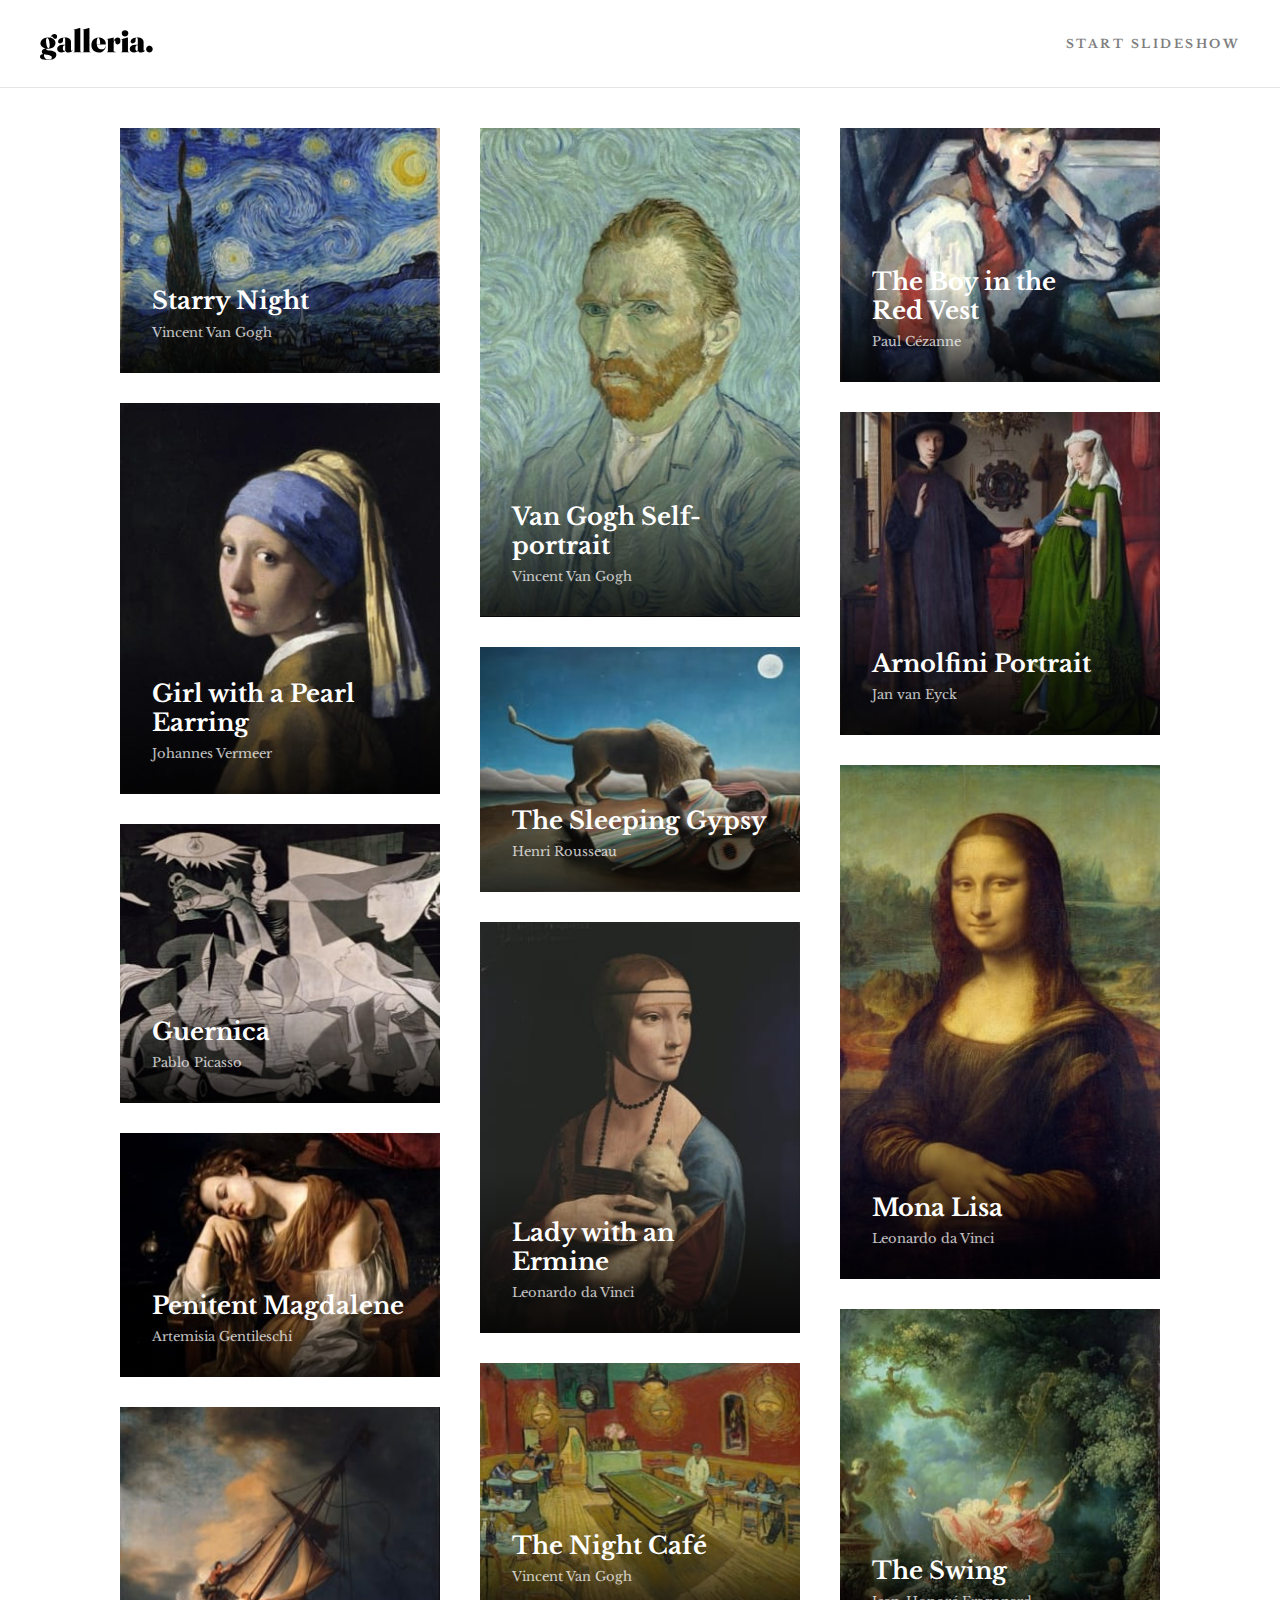
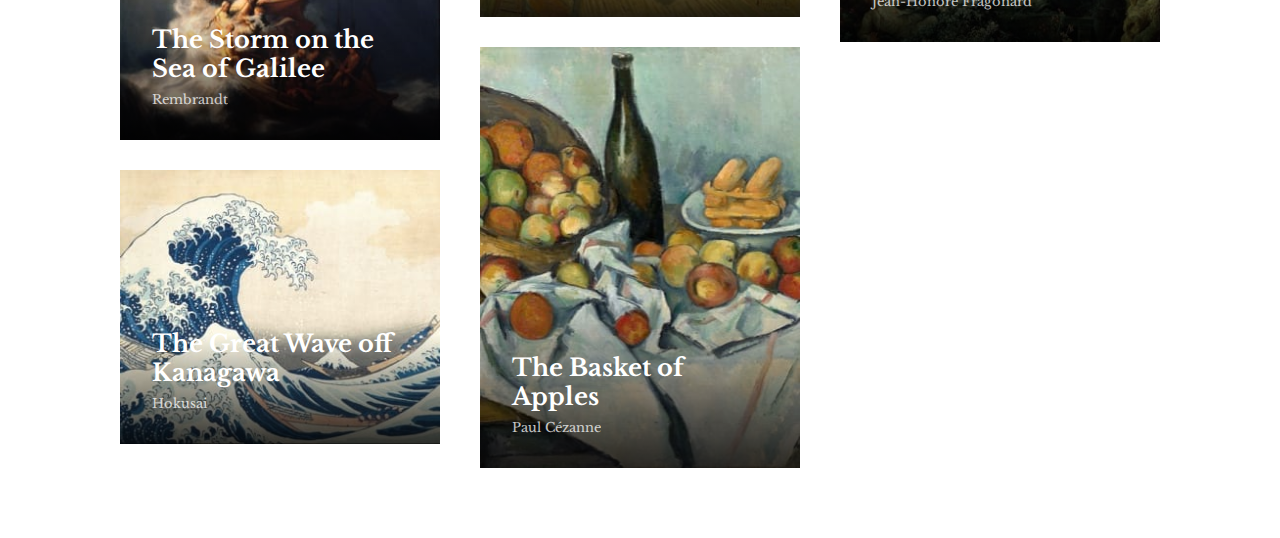
<file: index.html>
<!DOCTYPE html>
<html lang="en">
  <head>
    <meta charset="UTF-8" />
    <meta name="viewport" content="width=device-width, initial-scale=1.0" />

    <link
      rel="icon"
      type="image/png"
      sizes="32x32"
      href="./assets/favicon-32x32.png"
    />

    <link rel="stylesheet" href="style.css" />

    <title>Frontend Mentor | Galleria slideshow site</title>
  </head>
  <body>
    <header>
      <a class="logo-home" href="index.html">
        <img
          src="assets/shared/logo.svg"
          alt="galleria logo that links to the home page"
        />
      </a>

      <a class="start-slideshow js-start-slideshow" href="slide.html">
        Start slideshow
      </a>
    </header>

    <main>
      <section class="slides js-slides"></section>
    </main>

    <script type="module" src="script.js"></script>
  </body>
</html>
</file>
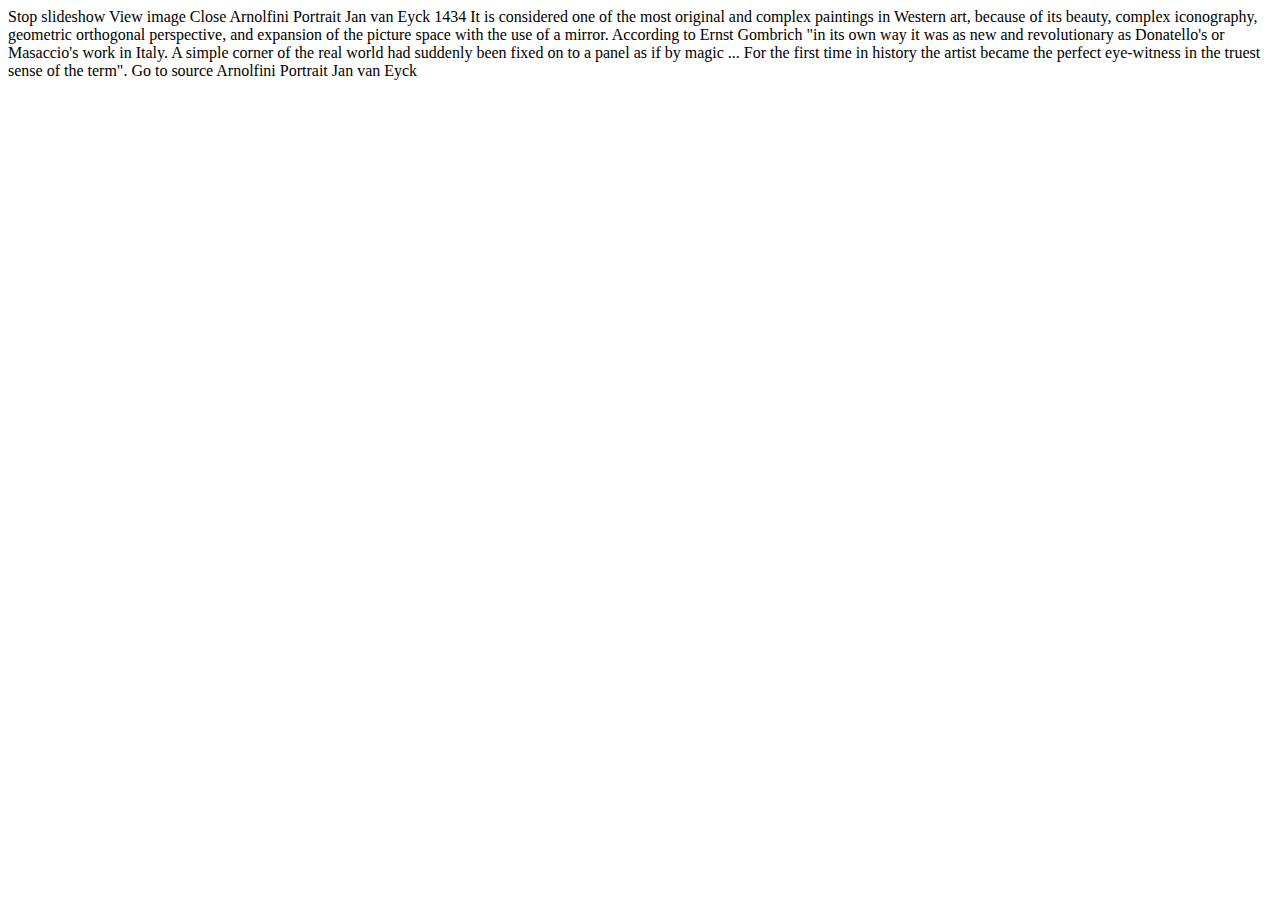
<file: arnolfini-portrait.html>
<!DOCTYPE html>
<html lang="en">
<head>
  <meta charset="UTF-8">
  <meta name="viewport" content="width=device-width, initial-scale=1.0">

  <link rel="icon" type="image/png" sizes="32x32" href="./assets/favicon-32x32.png">
  
  <title>Frontend Mentor | Galleria slideshow site</title>
</head>
<body>
  Stop slideshow

  View image
  <!-- Modal start -->
  Close
  <!-- Modal end -->

  Arnolfini Portrait
  Jan van Eyck

  1434
  It is considered one of the most original and complex paintings in Western art, 
  because of its beauty, complex iconography, geometric orthogonal perspective, 
  and expansion of the picture space with the use of a mirror. According to Ernst 
  Gombrich "in its own way it was as new and revolutionary as Donatello's or Masaccio's 
  work in Italy. A simple corner of the real world had suddenly been fixed on to a 
  panel as if by magic ... For the first time in history the artist became the 
  perfect eye-witness in the truest sense of the term".

  Go to source <!-- URL: https://en.wikipedia.org/wiki/Arnolfini_Portrait -->

  Arnolfini Portrait
  Jan van Eyck
</body>
</html>
</file>
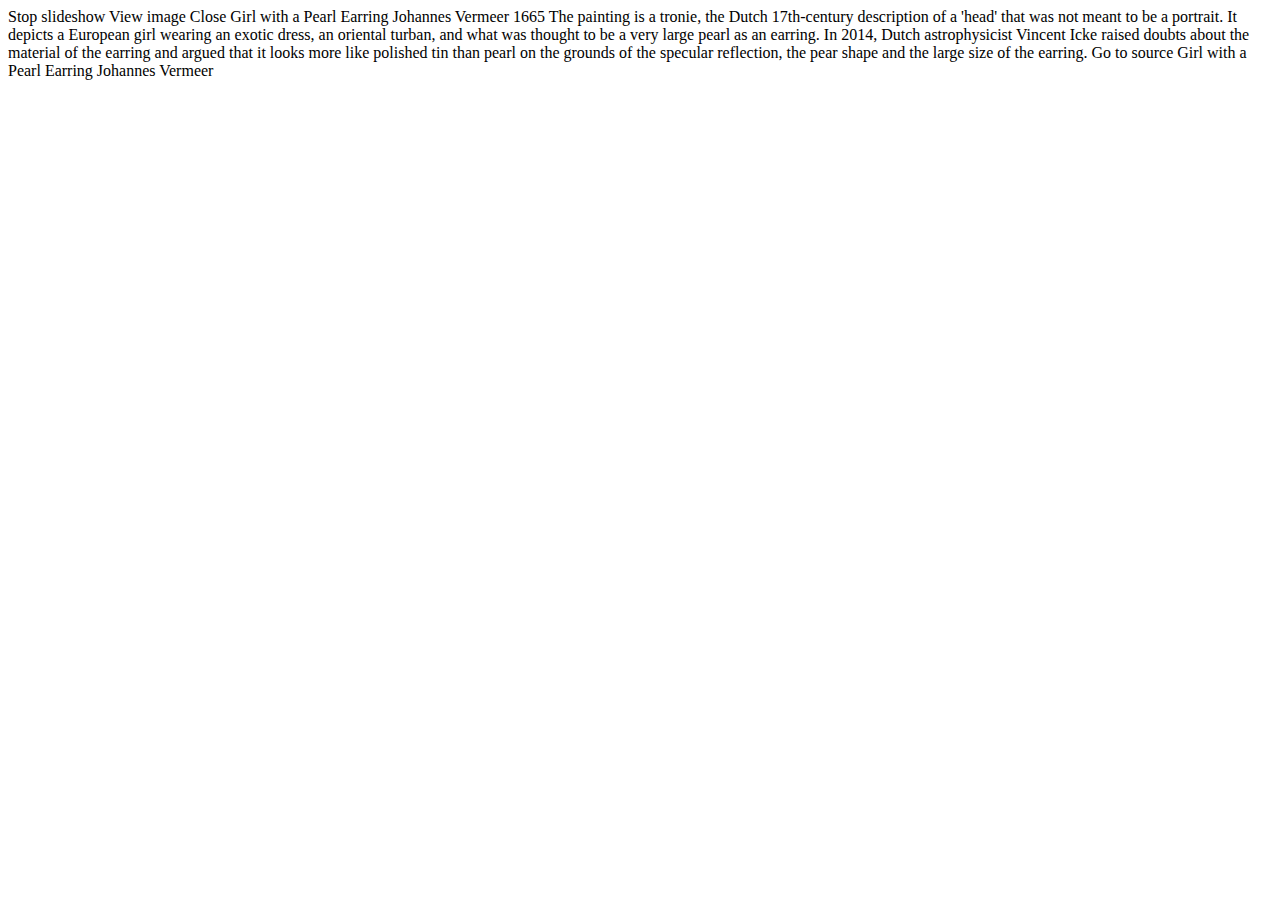
<file: girl-with-pearl-earring.html>
<!DOCTYPE html>
<html lang="en">
<head>
  <meta charset="UTF-8">
  <meta name="viewport" content="width=device-width, initial-scale=1.0">

  <link rel="icon" type="image/png" sizes="32x32" href="./assets/favicon-32x32.png">
  
  <title>Frontend Mentor | Galleria slideshow site</title>
</head>
<body>
  Stop slideshow

  View image
  <!-- Modal start -->
  Close
  <!-- Modal end -->

  Girl with a Pearl Earring
  Johannes Vermeer

  1665
  The painting is a tronie, the Dutch 17th-century description of a 'head' that was 
  not meant to be a portrait. It depicts a European girl wearing an exotic dress, 
  an oriental turban, and what was thought to be a very large pearl as an earring. 
  In 2014, Dutch astrophysicist Vincent Icke raised doubts about the material of the 
  earring and argued that it looks more like polished tin than pearl on the grounds 
  of the specular reflection, the pear shape and the large size of the earring.

  Go to source <!-- URL: https://en.wikipedia.org/wiki/Girl_with_a_Pearl_Earring -->

  Girl with a Pearl Earring
  Johannes Vermeer
</body>
</html>
</file>
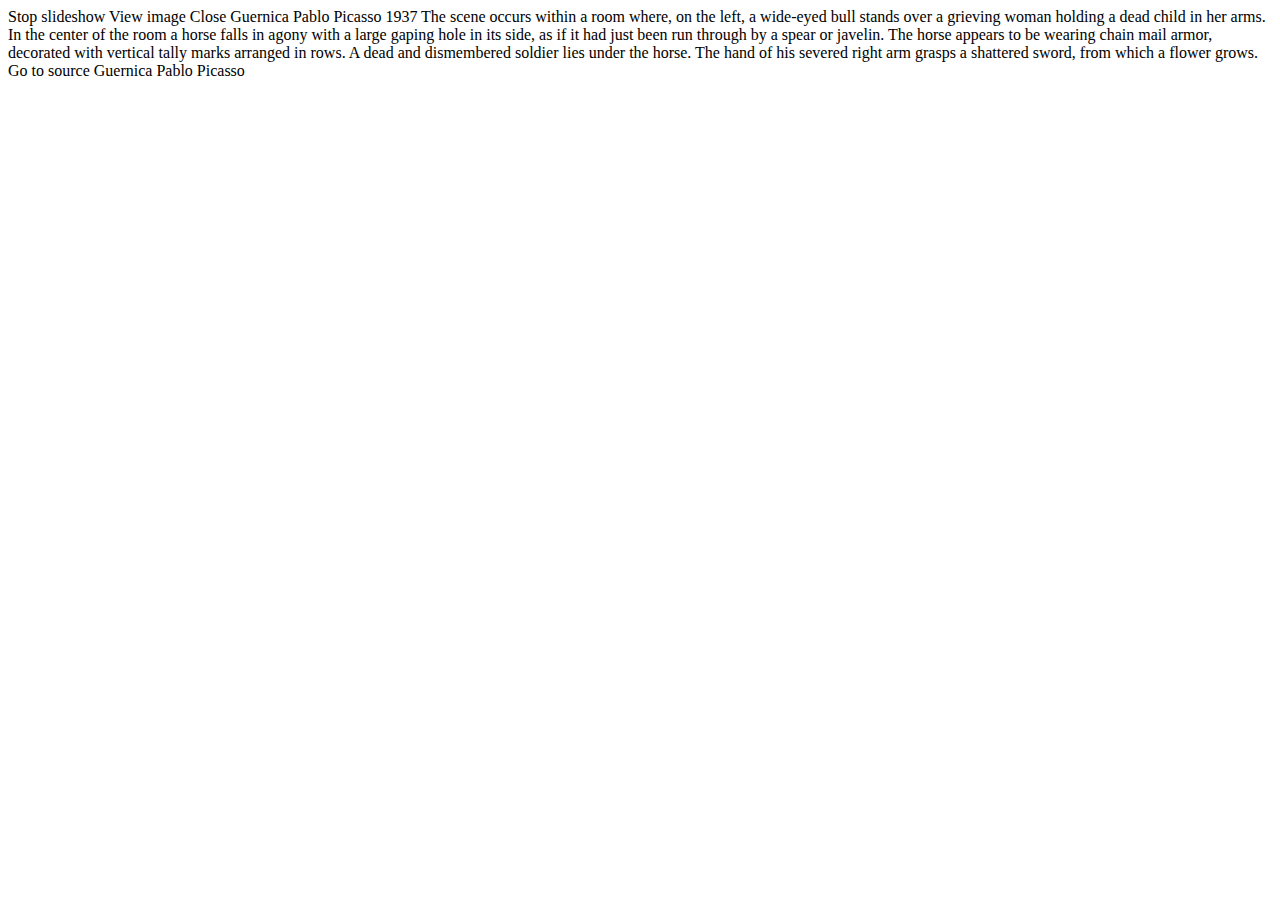
<file: guernica.html>
<!DOCTYPE html>
<html lang="en">
<head>
  <meta charset="UTF-8">
  <meta name="viewport" content="width=device-width, initial-scale=1.0">

  <link rel="icon" type="image/png" sizes="32x32" href="./assets/favicon-32x32.png">
  
  <title>Frontend Mentor | Galleria slideshow site</title>
</head>
<body>
  Stop slideshow

  View image
  <!-- Modal start -->
  Close
  <!-- Modal end -->

  Guernica
  Pablo Picasso

  1937
  The scene occurs within a room where, on the left, a wide-eyed bull stands over 
  a grieving woman holding a dead child in her arms. In the center of the room a 
  horse falls in agony with a large gaping hole in its side, as if it had just been 
  run through by a spear or javelin. The horse appears to be wearing chain mail 
  armor, decorated with vertical tally marks arranged in rows. A dead and dismembered 
  soldier lies under the horse. The hand of his severed right arm grasps a shattered 
  sword, from which a flower grows.

  Go to source <!-- URL: https://en.wikipedia.org/wiki/Guernica_(Picasso) -->

  Guernica
  Pablo Picasso
</body>
</html>
</file>
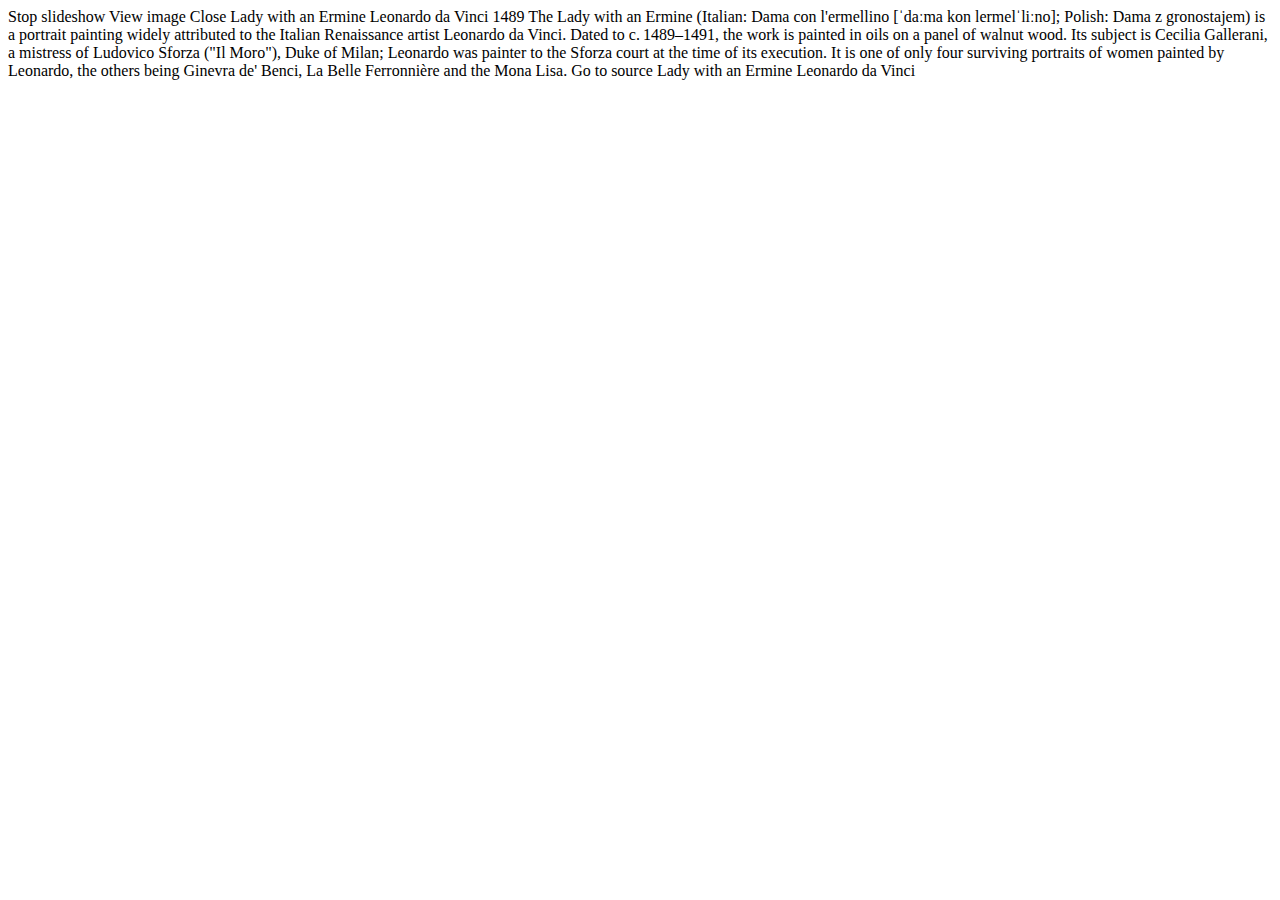
<file: lady-with-an-ermine.html>
<!DOCTYPE html>
<html lang="en">
<head>
  <meta charset="UTF-8">
  <meta name="viewport" content="width=device-width, initial-scale=1.0">

  <link rel="icon" type="image/png" sizes="32x32" href="./assets/favicon-32x32.png">
  
  <title>Frontend Mentor | Galleria slideshow site</title>
</head>
<body>
  Stop slideshow

  View image
  <!-- Modal start -->
  Close
  <!-- Modal end -->

  Lady with an Ermine
  Leonardo da Vinci

  1489
  The Lady with an Ermine (Italian: Dama con l'ermellino [ˈdaːma kon lermelˈliːno]; 
  Polish: Dama z gronostajem) is a portrait painting widely attributed to the 
  Italian Renaissance artist Leonardo da Vinci. Dated to c. 1489–1491, the work is 
  painted in oils on a panel of walnut wood. Its subject is Cecilia Gallerani, a 
  mistress of Ludovico Sforza ("Il Moro"), Duke of Milan; Leonardo was painter to 
  the Sforza court at the time of its execution. It is one of only four surviving 
  portraits of women painted by Leonardo, the others being Ginevra de' Benci, La 
  Belle Ferronnière and the Mona Lisa.

  Go to source <!-- URL: https://en.wikipedia.org/wiki/Lady_with_an_Ermine -->

  Lady with an Ermine
  Leonardo da Vinci
</body>
</html>
</file>
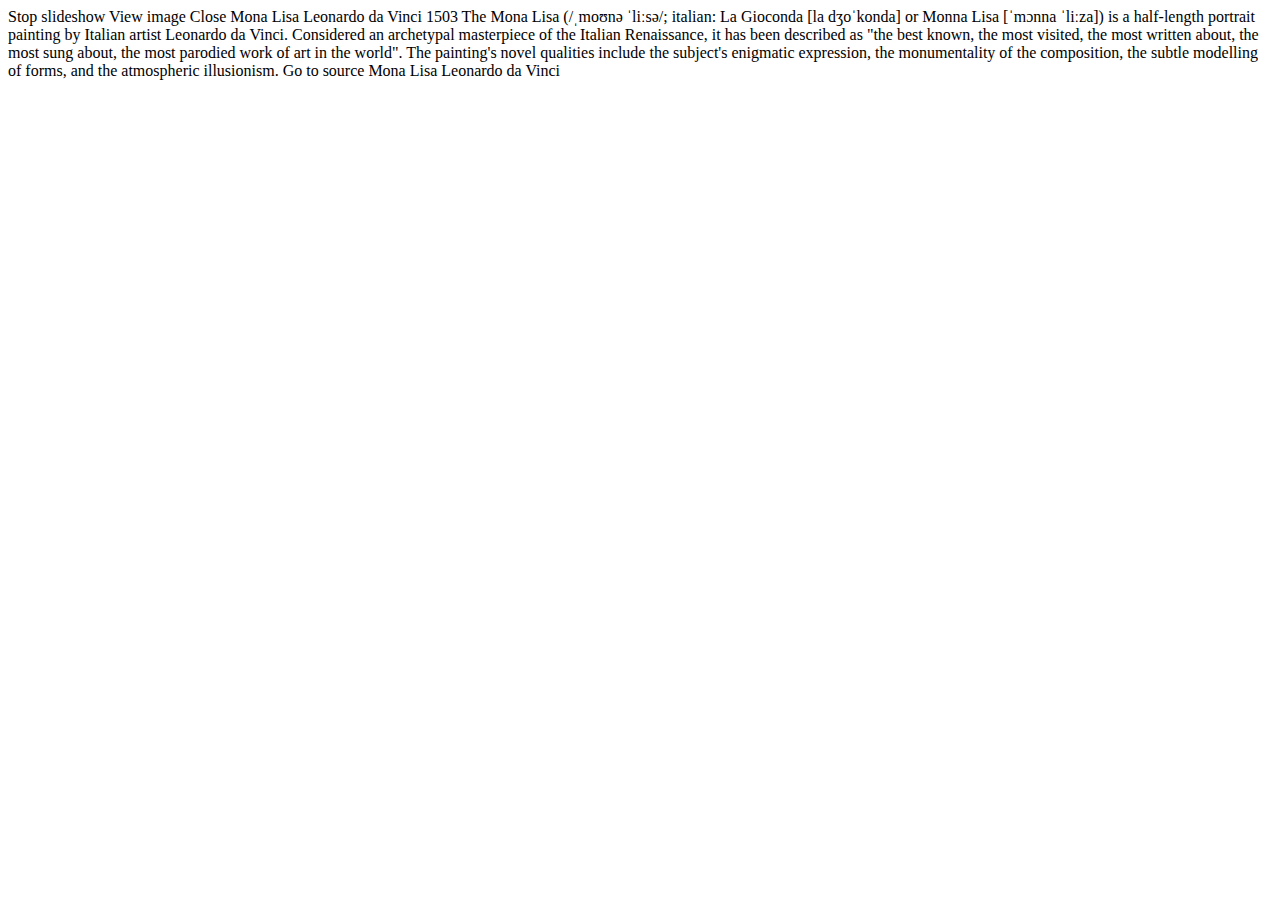
<file: mona-lisa.html>
<!DOCTYPE html>
<html lang="en">
<head>
  <meta charset="UTF-8">
  <meta name="viewport" content="width=device-width, initial-scale=1.0">

  <link rel="icon" type="image/png" sizes="32x32" href="./assets/favicon-32x32.png">
  
  <title>Frontend Mentor | Galleria slideshow site</title>
</head>
<body>
  Stop slideshow

  View image
  <!-- Modal start -->
  Close
  <!-- Modal end -->

  Mona Lisa
  Leonardo da Vinci

  1503
  The Mona Lisa (/ˌmoʊnə ˈliːsə/; italian: La Gioconda [la dʒoˈkonda] or Monna 
  Lisa [ˈmɔnna ˈliːza]) is a half-length portrait painting by Italian artist 
  Leonardo da Vinci. Considered an archetypal masterpiece of the Italian 
  Renaissance, it has been described as "the best known, the most visited, the 
  most written about, the most sung about, the most parodied work of art in the 
  world". The painting's novel qualities include the subject's enigmatic 
  expression, the monumentality of the composition, the subtle modelling of 
  forms, and the atmospheric illusionism.

  Go to source <!-- URL: https://en.wikipedia.org/wiki/Mona_Lisa -->

  Mona Lisa
  Leonardo da Vinci
</body>
</html>
</file>
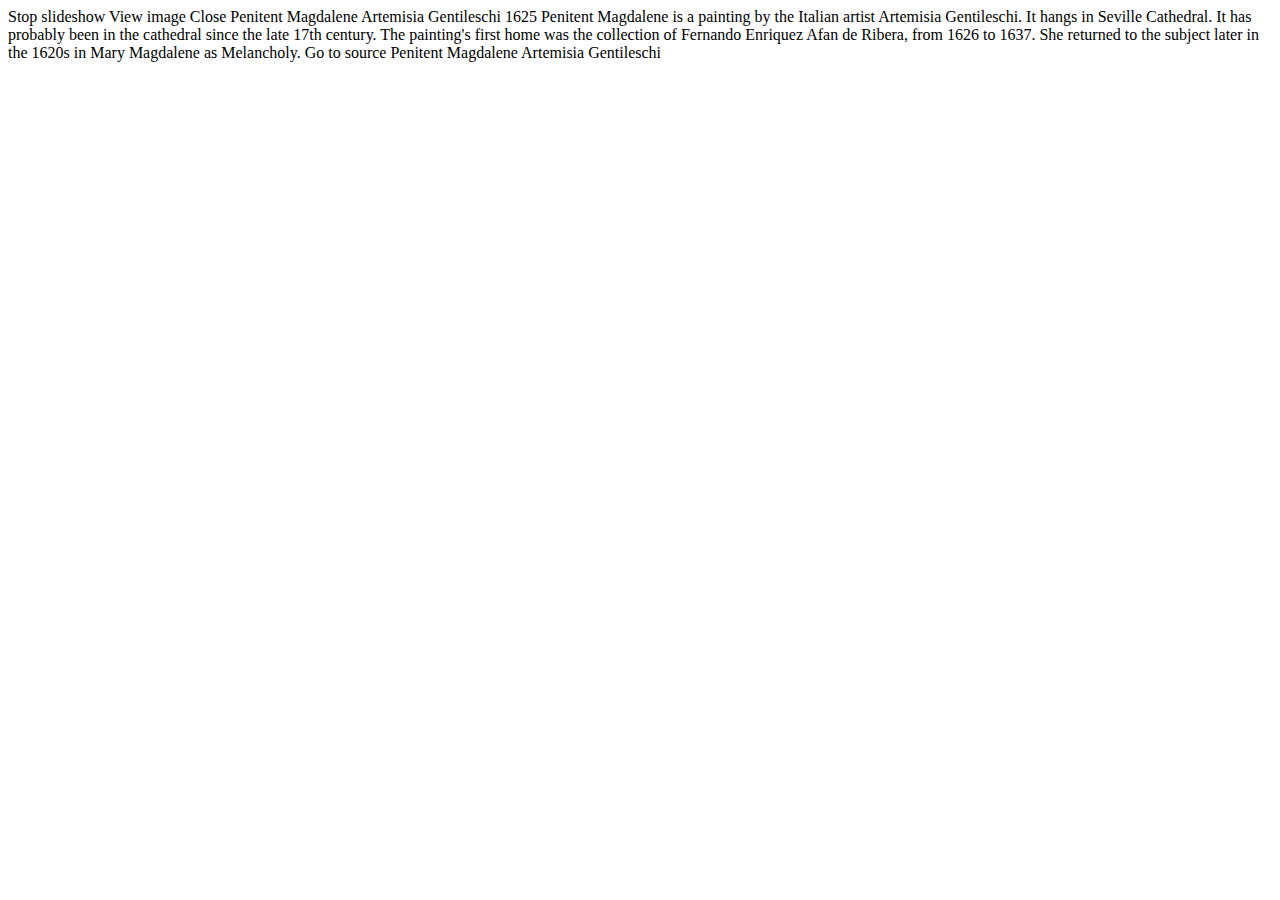
<file: penitent-magdalene.html>
<!DOCTYPE html>
<html lang="en">
<head>
  <meta charset="UTF-8">
  <meta name="viewport" content="width=device-width, initial-scale=1.0">

  <link rel="icon" type="image/png" sizes="32x32" href="./assets/favicon-32x32.png">
  
  <title>Frontend Mentor | Galleria slideshow site</title>
</head>
<body>
  Stop slideshow

  View image
  <!-- Modal start -->
  Close
  <!-- Modal end -->

  Penitent Magdalene
  Artemisia Gentileschi

  1625
  Penitent Magdalene is a painting by the Italian artist Artemisia Gentileschi. 
  It hangs in Seville Cathedral. It has probably been in the cathedral since the 
  late 17th century. The painting's first home was the collection of Fernando 
  Enriquez Afan de Ribera, from 1626 to 1637. She returned to the subject later 
  in the 1620s in Mary Magdalene as Melancholy. 

  Go to source <!-- URL: https://en.wikipedia.org/wiki/Penitent_Magdalene_(Artemisia_Gentileschi) -->

  Penitent Magdalene
  Artemisia Gentileschi
</body>
</html>
</file>
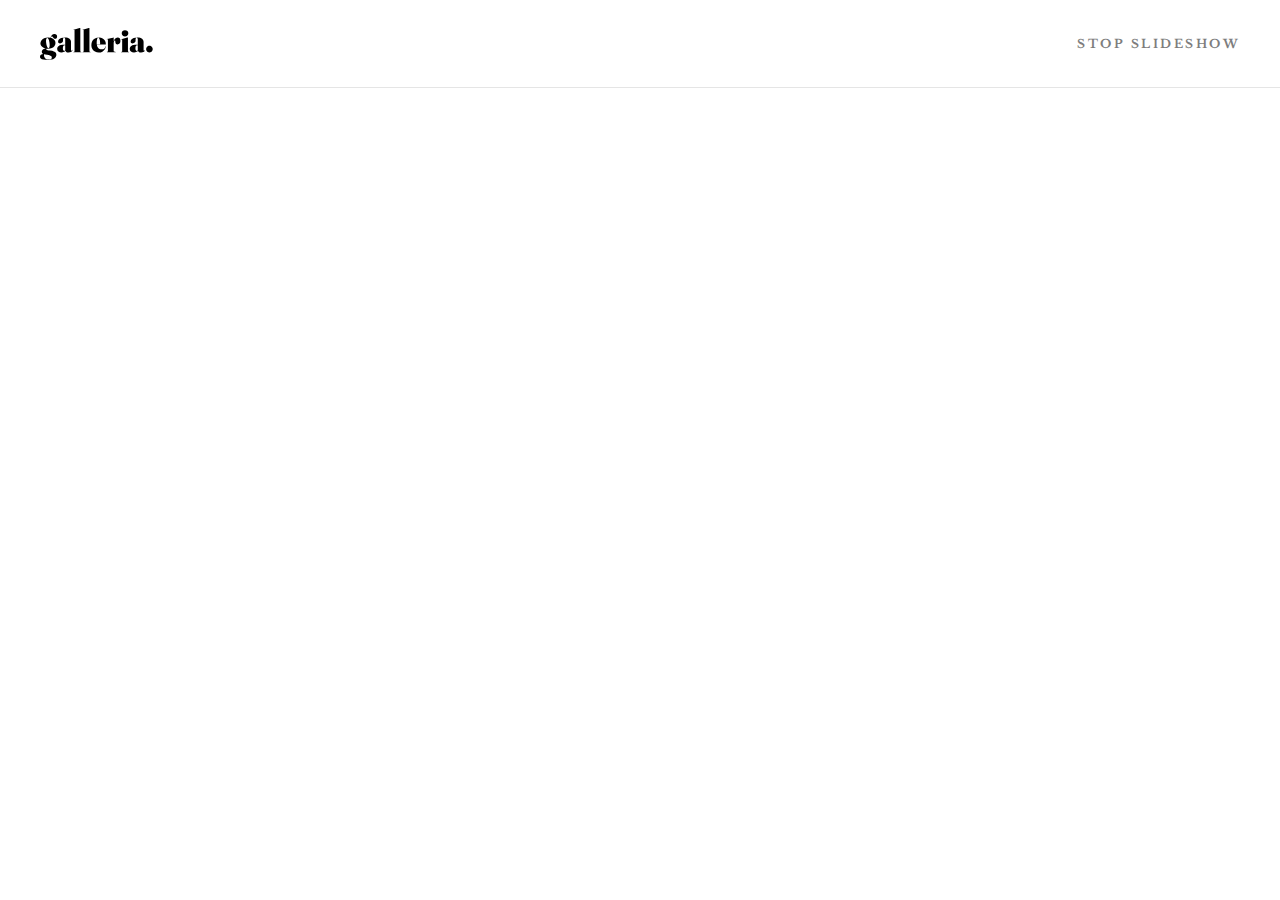
<file: slide.html>
<!DOCTYPE html>
<html lang="en">
  <head>
    <meta charset="UTF-8" />
    <meta name="viewport" content="width=device-width, initial-scale=1.0" />

    <link
      rel="icon"
      type="image/png"
      sizes="32x32"
      href="./assets/favicon-32x32.png"
    />

    <link rel="stylesheet" href="slide.css" />

    <title>Frontend Mentor | Galleria slideshow site</title>
  </head>
  <body>
    <header>
      <a class="logo-home" href="index.html">
        <img
          src="assets/shared/logo.svg"
          alt="galleria logo that links to the home page"
        />
      </a>

      <a class="stop-slideshow js-stop-slideshow" href="index.html">
        Stop slideshow
      </a>
    </header>

    <main class="main js-main"></main>

    <script type="module" src="slide.js"></script>
  </body>
</html>
</file>
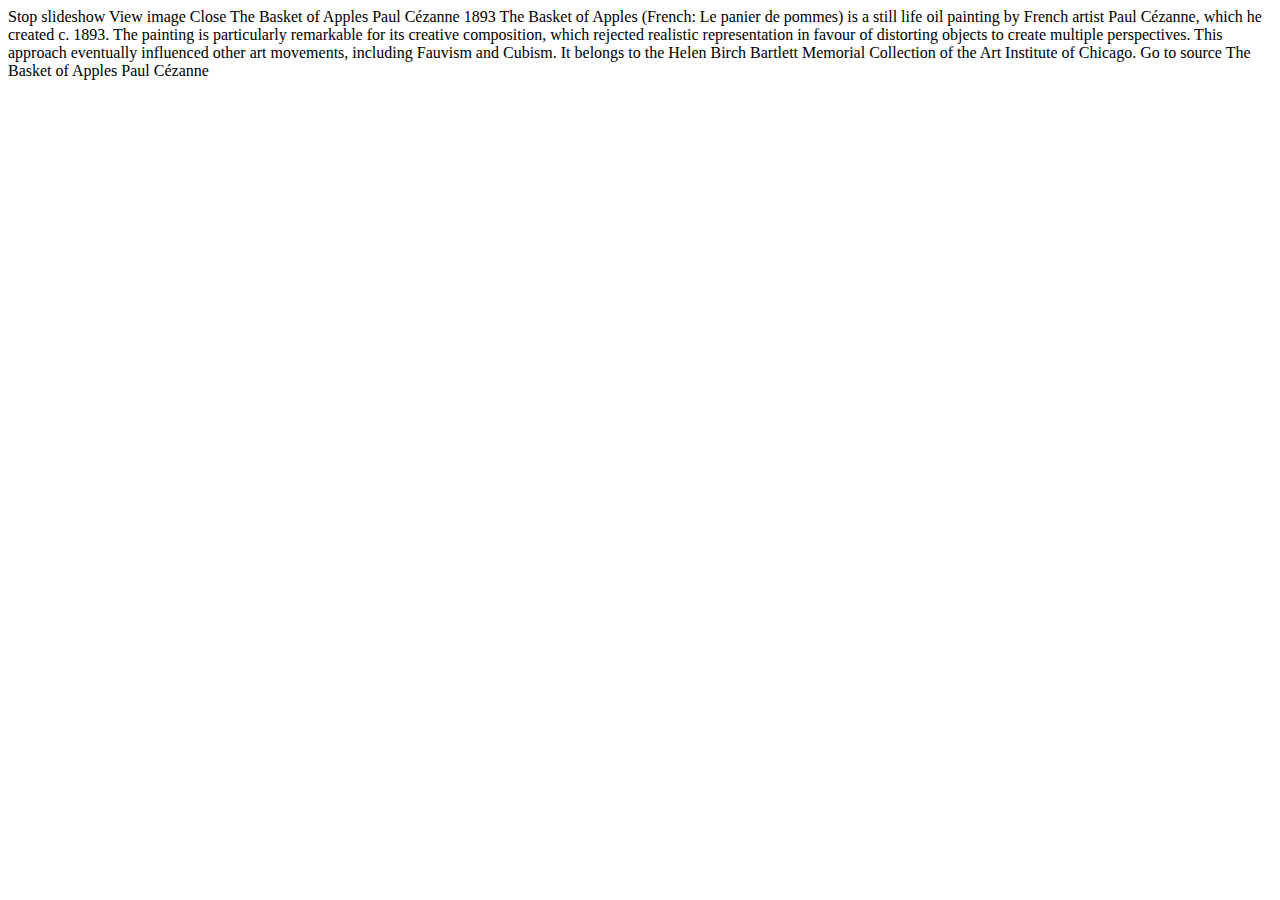
<file: the-basket-of-apples.html>
<!DOCTYPE html>
<html lang="en">
<head>
  <meta charset="UTF-8">
  <meta name="viewport" content="width=device-width, initial-scale=1.0">

  <link rel="icon" type="image/png" sizes="32x32" href="./assets/favicon-32x32.png">
  
  <title>Frontend Mentor | Galleria slideshow site</title>
</head>
<body>
  Stop slideshow

  View image
  <!-- Modal start -->
  Close
  <!-- Modal end -->

  The Basket of Apples
  Paul Cézanne

  1893
  The Basket of Apples (French: Le panier de pommes) is a still life oil painting 
  by French artist Paul Cézanne, which he created c. 1893. The painting is 
  particularly remarkable for its creative composition, which rejected realistic 
  representation in favour of distorting objects to create multiple perspectives. 
  This approach eventually influenced other art movements, including Fauvism and 
  Cubism. It belongs to the Helen Birch Bartlett Memorial Collection of the Art 
  Institute of Chicago.

  Go to source <!-- URL: https://en.wikipedia.org/wiki/The_Basket_of_Apples -->

  The Basket of Apples
  Paul Cézanne
</body>
</html>
</file>
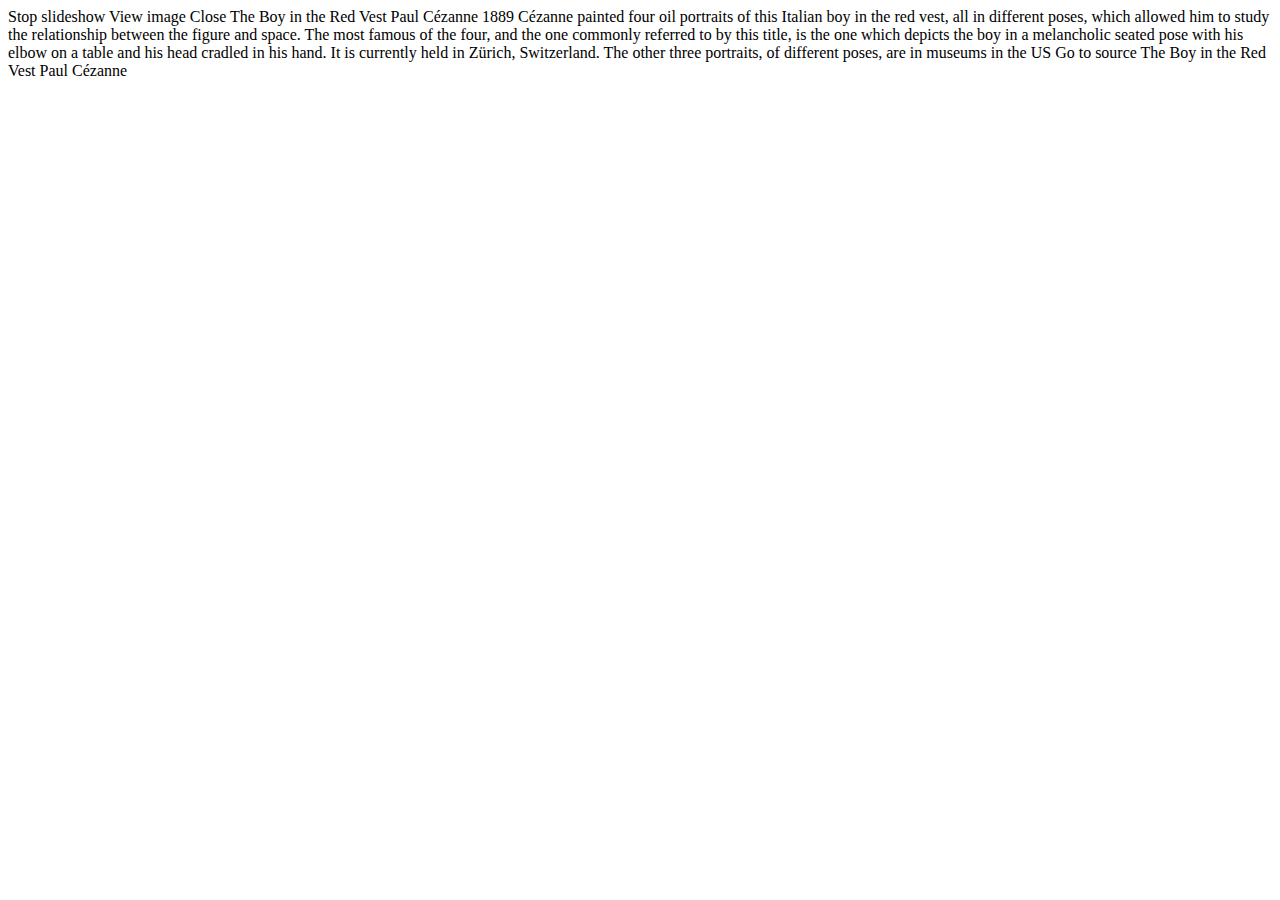
<file: the-boy-in-the-red-vest.html>
<!DOCTYPE html>
<html lang="en">
<head>
  <meta charset="UTF-8">
  <meta name="viewport" content="width=device-width, initial-scale=1.0">

  <link rel="icon" type="image/png" sizes="32x32" href="./assets/favicon-32x32.png">
  
  <title>Frontend Mentor | Galleria slideshow site</title>
</head>
<body>
  Stop slideshow

  View image
  <!-- Modal start -->
  Close
  <!-- Modal end -->

  The Boy in the Red Vest
  Paul Cézanne

  1889
  Cézanne painted four oil portraits of this Italian boy in the red vest, all 
  in different poses, which allowed him to study the relationship between the 
  figure and space. The most famous of the four, and the one commonly referred 
  to by this title, is the one which depicts the boy in a melancholic seated 
  pose with his elbow on a table and his head cradled in his hand. It is currently 
  held in Zürich, Switzerland. The other three portraits, of different poses, are 
  in museums in the US

  Go to source <!-- URL: https://en.wikipedia.org/wiki/The_Boy_in_the_Red_Vest -->

  The Boy in the Red Vest
  Paul Cézanne
</body>
</html>
</file>
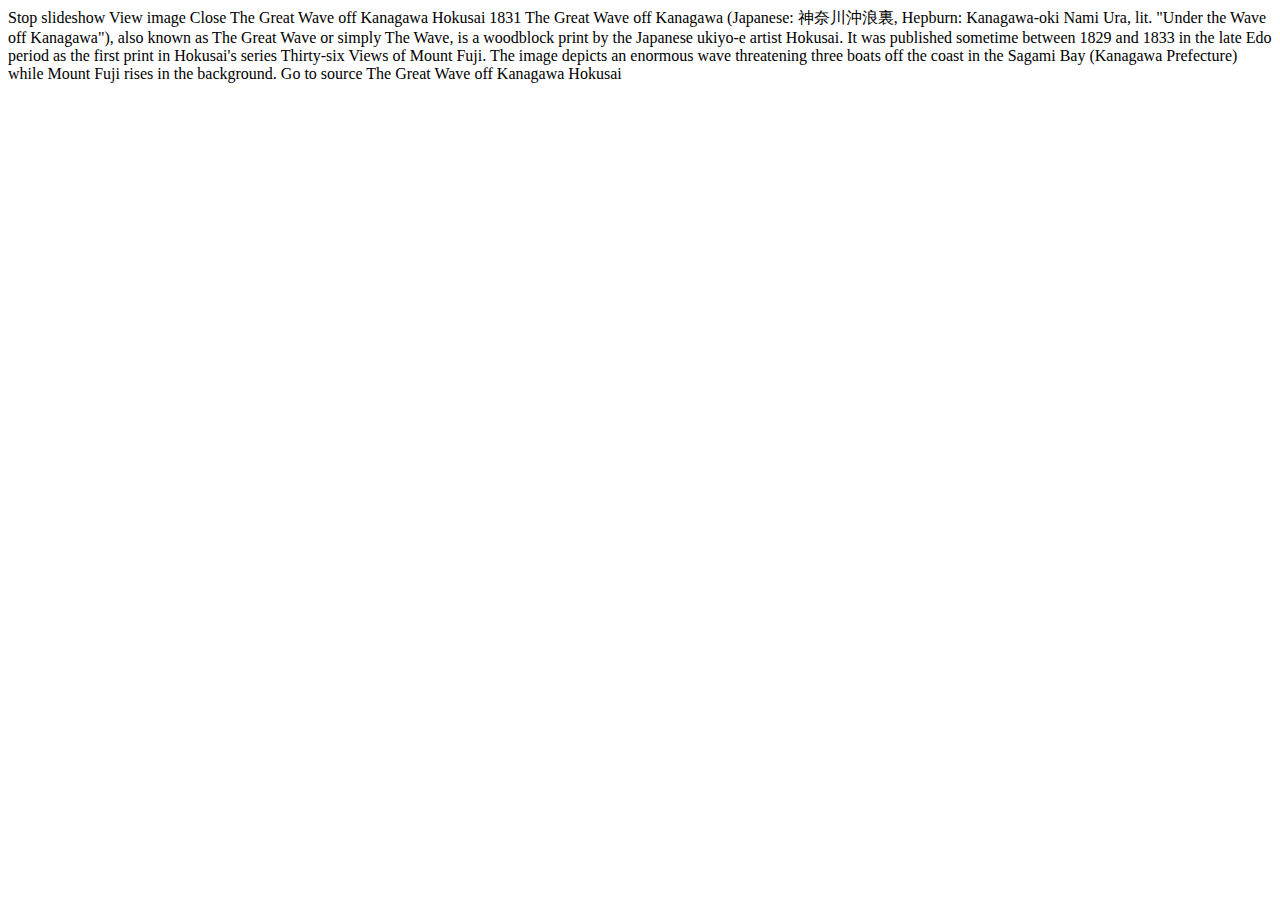
<file: the-great-wave-off-kanagawa.html>
<!DOCTYPE html>
<html lang="en">
<head>
  <meta charset="UTF-8">
  <meta name="viewport" content="width=device-width, initial-scale=1.0">

  <link rel="icon" type="image/png" sizes="32x32" href="./assets/favicon-32x32.png">
  
  <title>Frontend Mentor | Galleria slideshow site</title>
</head>
<body>
  Stop slideshow

  View image
  <!-- Modal start -->
  Close
  <!-- Modal end -->

  The Great Wave off Kanagawa
  Hokusai

  1831
  The Great Wave off Kanagawa (Japanese: 神奈川沖浪裏, Hepburn: Kanagawa-oki Nami 
  Ura, lit. "Under the Wave off Kanagawa"), also known as The Great Wave or simply 
  The Wave, is a woodblock print by the Japanese ukiyo-e artist Hokusai. It was 
  published sometime between 1829 and 1833 in the late Edo period as the first 
  print in Hokusai's series Thirty-six Views of Mount Fuji. The image depicts an 
  enormous wave threatening three boats off the coast in the Sagami Bay (Kanagawa 
  Prefecture) while Mount Fuji rises in the background. 
  
  Go to source <!-- URL: https://en.wikipedia.org/wiki/The_Great_Wave_off_Kanagawa -->

  The Great Wave off Kanagawa
  Hokusai
</body>
</html>
</file>
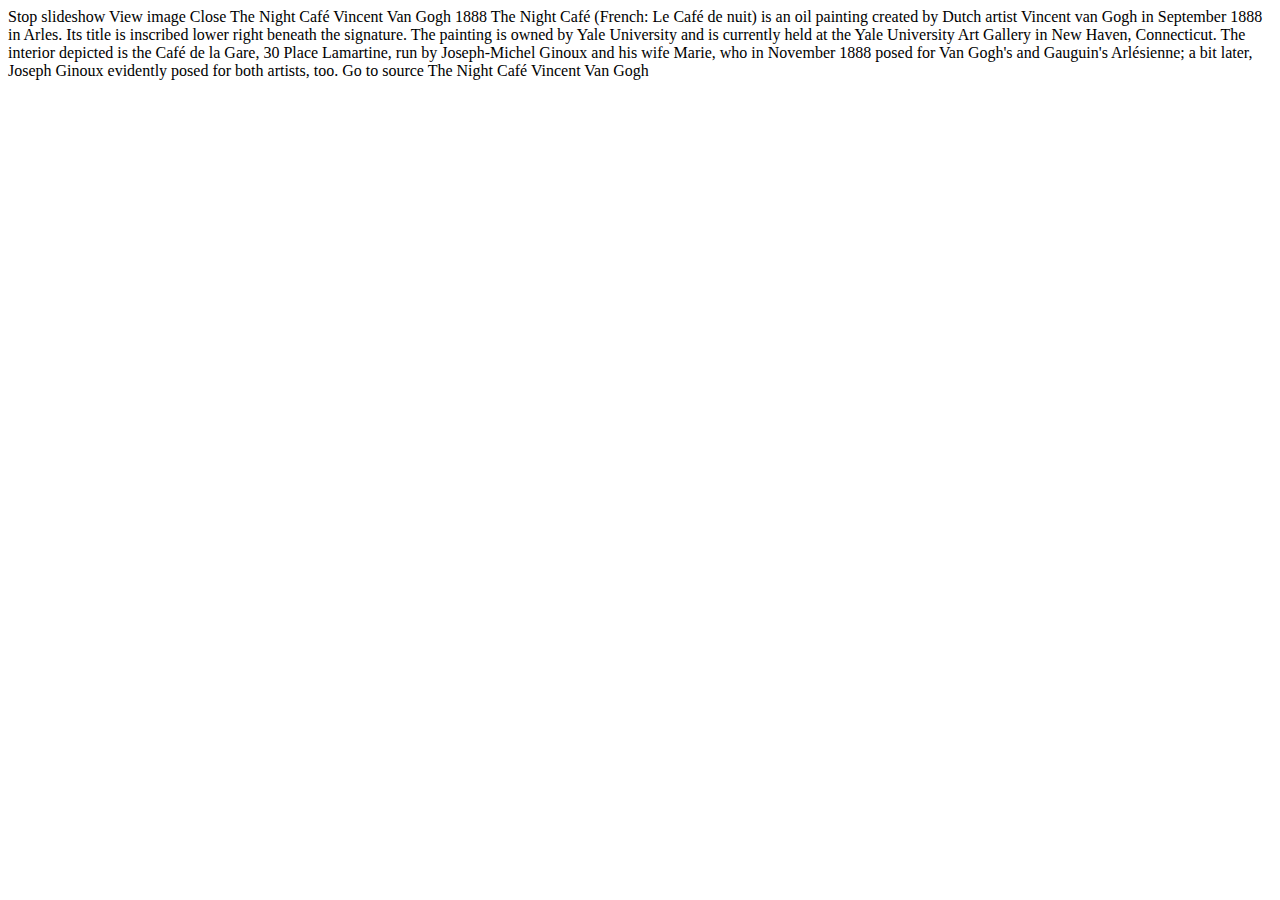
<file: the-night-cafe.html>
<!DOCTYPE html>
<html lang="en">
<head>
  <meta charset="UTF-8">
  <meta name="viewport" content="width=device-width, initial-scale=1.0">

  <link rel="icon" type="image/png" sizes="32x32" href="./assets/favicon-32x32.png">
  
  <title>Frontend Mentor | Galleria slideshow site</title>
</head>
<body>
  Stop slideshow

  View image
  <!-- Modal start -->
  Close
  <!-- Modal end -->

  The Night Café
  Vincent Van Gogh

  1888
  The Night Café (French: Le Café de nuit) is an oil painting created by Dutch 
  artist Vincent van Gogh in September 1888 in Arles. Its title is inscribed 
  lower right beneath the signature. The painting is owned by Yale University 
  and is currently held at the Yale University Art Gallery in New Haven, 
  Connecticut. The interior depicted is the Café de la Gare, 30 Place Lamartine, 
  run by Joseph-Michel Ginoux and his wife Marie, who in November 1888 posed for 
  Van Gogh's and Gauguin's Arlésienne; a bit later, Joseph Ginoux evidently posed 
  for both artists, too. 

  Go to source <!-- URL: https://en.wikipedia.org/wiki/The_Night_Caf%C3%A9 -->

  The Night Café
  Vincent Van Gogh
</body>
</html>
</file>
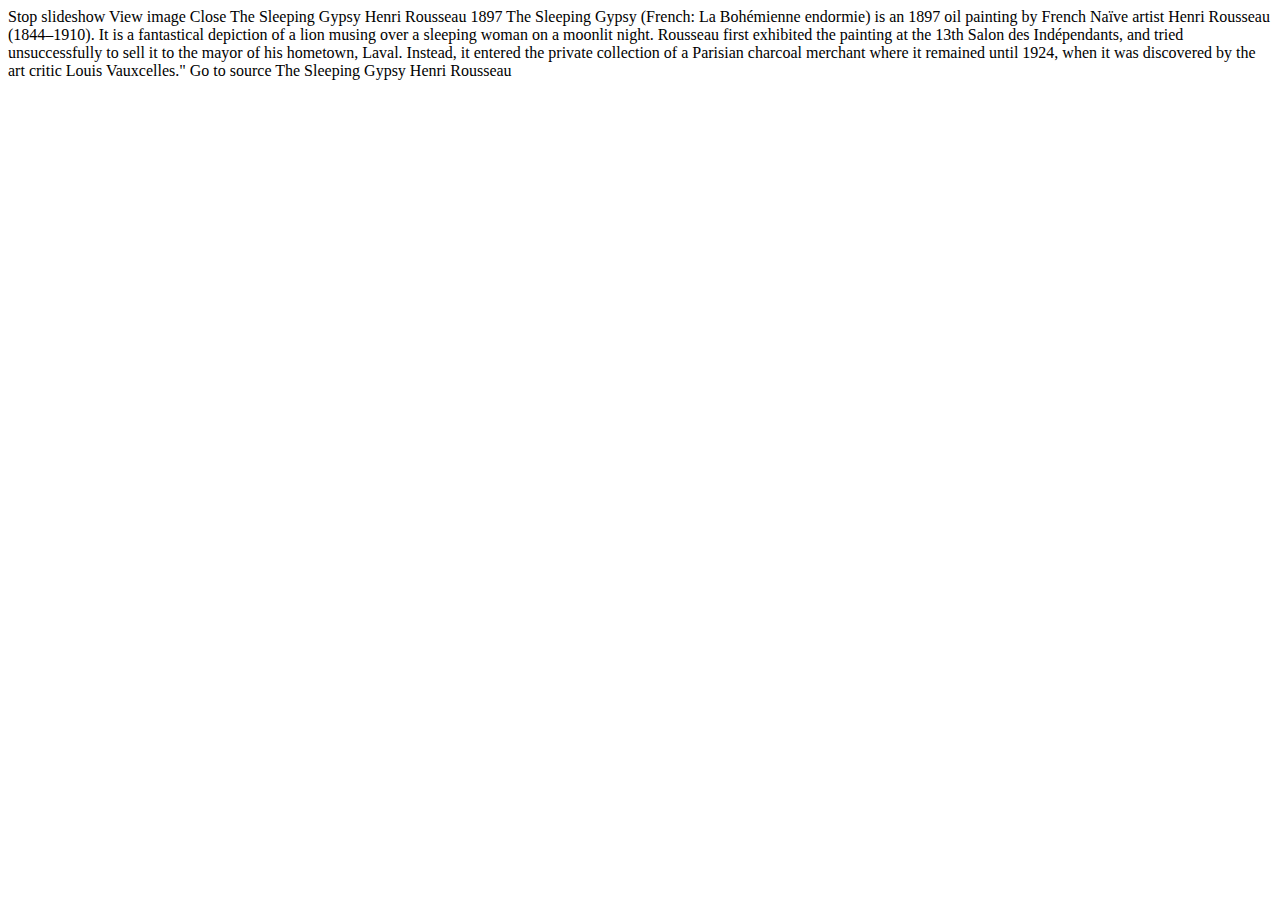
<file: the-sleeping-gypsy.html>
<!DOCTYPE html>
<html lang="en">
<head>
  <meta charset="UTF-8">
  <meta name="viewport" content="width=device-width, initial-scale=1.0">

  <link rel="icon" type="image/png" sizes="32x32" href="./assets/favicon-32x32.png">
  
  <title>Frontend Mentor | Galleria slideshow site</title>
</head>
<body>
  Stop slideshow

  View image
  <!-- Modal start -->
  Close
  <!-- Modal end -->

  The Sleeping Gypsy
  Henri Rousseau

  1897
  The Sleeping Gypsy (French: La Bohémienne endormie) is an 1897 oil painting by 
  French Naïve artist Henri Rousseau (1844–1910). It is a fantastical depiction 
  of a lion musing over a sleeping woman on a moonlit night. Rousseau first 
  exhibited the painting at the 13th Salon des Indépendants, and tried unsuccessfully 
  to sell it to the mayor of his hometown, Laval. Instead, it entered the private 
  collection of a Parisian charcoal merchant where it remained until 1924, when it 
  was discovered by the art critic Louis Vauxcelles."

  Go to source <!-- URL: https://en.wikipedia.org/wiki/The_Sleeping_Gypsy -->

  The Sleeping Gypsy
  Henri Rousseau
</body>
</html>
</file>
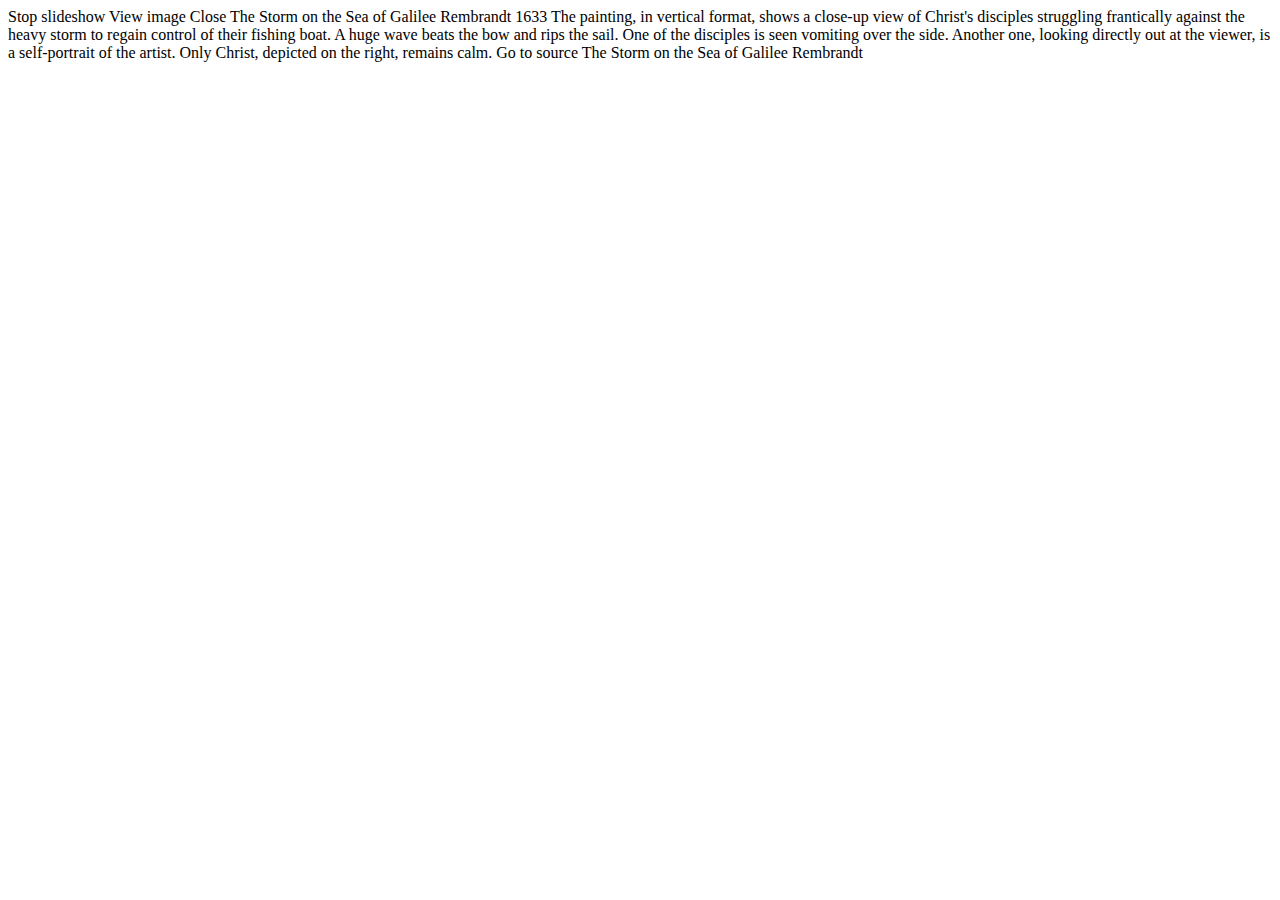
<file: the-storm-on-the-sea-of-galilee.html>
<!DOCTYPE html>
<html lang="en">
<head>
  <meta charset="UTF-8">
  <meta name="viewport" content="width=device-width, initial-scale=1.0">

  <link rel="icon" type="image/png" sizes="32x32" href="./assets/favicon-32x32.png">
  
  <title>Frontend Mentor | Galleria slideshow site</title>
</head>
<body>
  Stop slideshow

  View image
  <!-- Modal start -->
  Close
  <!-- Modal end -->

  The Storm on the Sea of Galilee
  Rembrandt

  1633
  The painting, in vertical format, shows a close-up view of Christ's disciples 
  struggling frantically against the heavy storm to regain control of their fishing 
  boat. A huge wave beats the bow and rips the sail. One of the disciples is seen 
  vomiting over the side. Another one, looking directly out at the viewer, is a 
  self-portrait of the artist. Only Christ, depicted on the right, remains calm.

  Go to source <!-- URL: https://en.wikipedia.org/wiki/The_Storm_on_the_Sea_of_Galilee -->

  The Storm on the Sea of Galilee
  Rembrandt
</body>
</html>
</file>
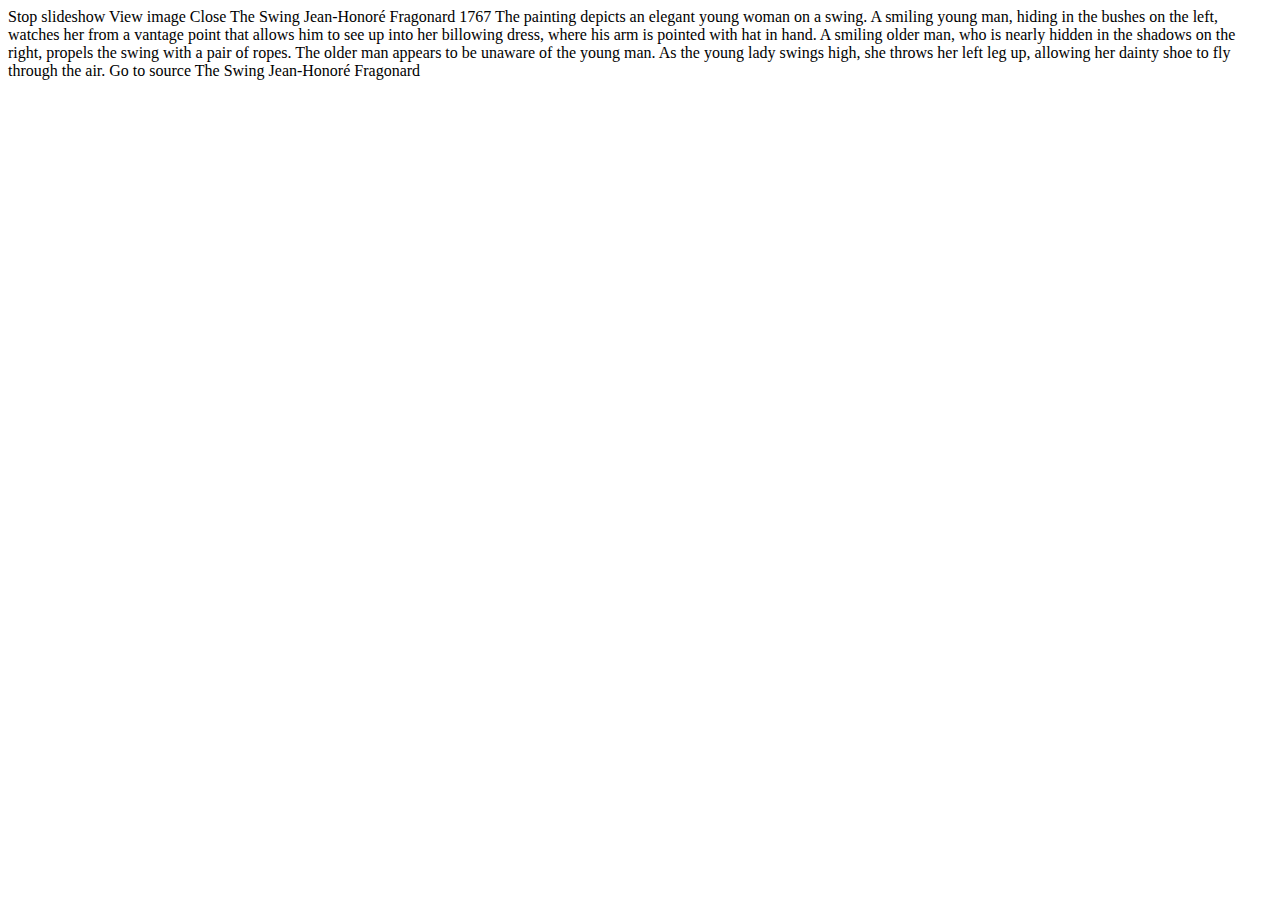
<file: the-swing.html>
<!DOCTYPE html>
<html lang="en">
<head>
  <meta charset="UTF-8">
  <meta name="viewport" content="width=device-width, initial-scale=1.0">

  <link rel="icon" type="image/png" sizes="32x32" href="./assets/favicon-32x32.png">
  
  <title>Frontend Mentor | Galleria slideshow site</title>
</head>
<body>
  Stop slideshow

  View image
  <!-- Modal start -->
  Close
  <!-- Modal end -->

  The Swing
  Jean-Honoré Fragonard

  1767
  The painting depicts an elegant young woman on a swing. A smiling young man, 
  hiding in the bushes on the left, watches her from a vantage point that allows 
  him to see up into her billowing dress, where his arm is pointed with hat in 
  hand. A smiling older man, who is nearly hidden in the shadows on the right, 
  propels the swing with a pair of ropes. The older man appears to be unaware of 
  the young man. As the young lady swings high, she throws her left leg up, 
  allowing her dainty shoe to fly through the air. 

  Go to source <!-- URL: https://en.wikipedia.org/wiki/The_Swing_(Fragonard) -->

  The Swing
  Jean-Honoré Fragonard
</body>
</html>
</file>
<file: style.css>
@import url("https://fonts.googleapis.com/css2?family=Libre+Baskerville:ital,wght@0,400;0,700;1,400&display=swap");

/* 1. Use a more-intuitive box-sizing model */
*,
*::before,
*::after {
  box-sizing: border-box;
}

/* 2. Remove default margin */
* {
  margin: 0;
}

body {
  /* 3. Add accessible line-height */
  line-height: 1.5;
  /* 4. Improve text rendering */
  -webkit-font-smoothing: antialiased;
}

/* 5. Improve media defaults */
img,
picture,
video,
canvas,
svg {
  display: block;
  max-width: 100%;
}

/* 6. Inherit fonts for form controls */
input,
button,
textarea,
select {
  font: inherit;
}

/* 7. Avoid text overflows */
p,
h1,
h2,
h3,
h4,
h5,
h6 {
  overflow-wrap: break-word;
}

/* 8. Improve line wrapping */
p {
  text-wrap: pretty;
}
h1,
h2,
h3,
h4,
h5,
h6 {
  text-wrap: balance;
}

/*
  9. Create a root stacking context
*/
#root,
#__next {
  isolation: isolate;
}

:root {
  --black: #000000;
  --grey: #7d7d7d;
  --light-grey: #e5e5e5;
  --v-light-grey: #f3f3f3;
  --white: #ffffff;

  --ff-primary: "Libre Baskerville";

  --fs-display: 12.5rem;
  --fs-heading-1: 3.5rem;
  --fs-heading-2: 1.5rem;
  --fs-heading-3: 1.125rem;
  --fs-subhead-1: 0.9375rem;
  --fs-subhead-2: 0.8125rem;
  --fs-link-1: 0.75rem;
  --fs-link-2: 0.5625rem;
  --fs-body: 0.875rem;

  --fw-400: 400;
  --fw-700: 700;

  --lh-display: 0.75;
  --lh-heading-1: 1.14;
  --lh-heading-2: 1.21;
  --lh-heading-3: 1.22;
  --lh-subhead-1: 1.27;
  --lh-subhead-2: 1.31;
  --lh-link-1: 1.25;
  --lh-link-2: 1.22;
  --lh-body: 2;

  --ls-link-1: 2.5px;
  --ls-link-2: 2px;
}

body {
  font-family: var(--ff-primary);
}

a {
  text-decoration: none;
  color: inherit;
}

header {
  position: relative;
  display: flex;
  justify-content: space-between;
  align-items: center;
  padding: 1.5rem;
}

header::after {
  content: "";
  position: absolute;
  left: 0;
  right: 0;
  bottom: 0;
  height: 1px;
  background-color: var(--light-grey);
}

.logo-home img {
  width: 7.06rem;
}

.start-slideshow {
  text-transform: uppercase;
  font-size: var(--fs-link-2);
  font-weight: var(--fw-700);
  line-height: var(--lh-link-2);
  letter-spacing: var(--ls-link-2);
  color: var(--grey);
  transition: color 150ms;
}

.start-slideshow:hover {
  color: var(--black);
}

.slides {
  columns: 4 310px;
  column-gap: 2.5rem;
  text-align: center;
  padding: 1.5rem;
  margin: 0 auto;
}

.slide {
  position: relative;
  display: inline-block;
  text-align: left;
  margin-bottom: 1.5rem;
  cursor: pointer;
  transition: opacity 150ms;
}

.slide:hover {
  opacity: 0.5;
}

.slide::before {
  content: "";
  position: absolute;
  inset: 0;
  background-image: linear-gradient(rgba(0 0 0 / 0) 60%, rgba(0 0 0 / 0.8));
}

.painting-info {
  position: absolute;
  left: 2rem;
  right: 2rem;
  bottom: 2rem;
  display: flex;
  flex-direction: column;
  gap: 0.5rem;
  color: var(--white);
}

.painting-name {
  font-size: var(--fs-heading-2);
  font-weight: var(--fw-700);
  line-height: var(--lh-heading-2);
}

.painting-artist {
  font-size: var(--fs-subhead-2);
  line-height: var(--lh-subhead-2);
  opacity: 0.75;
}

@media (min-width: 48rem) {
  header {
    padding: 1.75rem 2.5rem;
  }

  .start-slideshow {
    font-size: var(--fs-link-1);
    line-height: var(--lh-link-1);
    letter-spacing: var(--ls-link-1);
  }

  .slides {
    max-width: 48rem;
    padding: 2.5rem;
  }
}

@media (min-width: 70rem) {
  .slides {
    max-width: 70rem;
  }
}

@media (min-width: 90rem) {
  header {
    padding: 2.5rem;
  }

  .logo-home img {
    width: auto;
  }

  .slides {
    max-width: 90rem;
  }
}
</file>
<file: slide.css>
@import url("https://fonts.googleapis.com/css2?family=Libre+Baskerville:ital,wght@0,400;0,700;1,400&display=swap");

/* 1. Use a more-intuitive box-sizing model */
*,
*::before,
*::after {
  box-sizing: border-box;
}

/* 2. Remove default margin */
* {
  margin: 0;
}

body {
  /* 3. Add accessible line-height */
  line-height: 1.5;
  /* 4. Improve text rendering */
  -webkit-font-smoothing: antialiased;
}

/* 5. Improve media defaults */
img,
picture,
video,
canvas,
svg {
  display: block;
  max-width: 100%;
}

/* 6. Inherit fonts for form controls */
input,
button,
textarea,
select {
  font: inherit;
}

/* 7. Avoid text overflows */
p,
h1,
h2,
h3,
h4,
h5,
h6 {
  overflow-wrap: break-word;
}

/* 8. Improve line wrapping */
p {
  text-wrap: pretty;
}
h1,
h2,
h3,
h4,
h5,
h6 {
  text-wrap: balance;
}

/*
  9. Create a root stacking context
*/
#root,
#__next {
  isolation: isolate;
}

:root {
  --black: #000000;
  --grey: #7d7d7d;
  --light-grey: #e5e5e5;
  --v-light-grey: #f3f3f3;
  --white: #ffffff;

  --ff-primary: "Libre Baskerville";

  --fs-display: 12.5rem;
  --fs-heading-1: 3.5rem;
  --fs-heading-2: 1.5rem;
  --fs-heading-3: 1.125rem;
  --fs-subhead-1: 0.9375rem;
  --fs-subhead-2: 0.8125rem;
  --fs-link-1: 0.75rem;
  --fs-link-2: 0.5625rem;
  --fs-body: 0.875rem;

  --fw-400: 400;
  --fw-700: 700;

  --lh-display: 0.75;
  --lh-heading-1: 1.14;
  --lh-heading-2: 1.21;
  --lh-heading-3: 1.22;
  --lh-subhead-1: 1.27;
  --lh-subhead-2: 1.31;
  --lh-link-1: 1.25;
  --lh-link-2: 1.22;
  --lh-body: 2;

  --ls-link-1: 2.5px;
  --ls-link-2: 2px;
}

body {
  font-family: var(--ff-primary);
}

a {
  text-decoration: none;
  color: inherit;
}

.btn {
  border: none;
  background-color: transparent;
  cursor: pointer;
}

header {
  position: relative;
  display: flex;
  justify-content: space-between;
  align-items: center;
  padding: 1.5rem;
}

header::after {
  content: "";
  position: absolute;
  left: 0;
  right: 0;
  bottom: 0;
  height: 1px;
  background-color: var(--light-grey);
}

.logo-home img {
  width: 7.06rem;
}

.stop-slideshow {
  text-transform: uppercase;
  font-size: var(--fs-link-2);
  font-weight: var(--fw-700);
  line-height: var(--lh-link-2);
  letter-spacing: var(--ls-link-2);
  color: var(--grey);
  transition: color 150ms;
}

.stop-slideshow:hover {
  color: var(--black);
}

.slide {
  display: flex;
  flex-direction: column;
  gap: 10.75rem;
  padding: 1.5rem;
  max-width: 48rem;
  margin: 0 auto;
}

.painting-intro {
  position: relative;
}

.painting-hero {
  position: relative;
}

.view-img {
  position: absolute;
  top: 1rem;
  left: 1rem;
  display: flex;
  align-items: center;
  gap: 0.875rem;
  padding: 0.875rem 1rem;
  text-transform: uppercase;
  font-size: var(--fs-link-2);
  font-weight: var(--fw-700);
  line-height: var(--lh-link-2);
  letter-spacing: var(--ls-link-2);
  background-color: rgba(0 0 0 / 0.75);
  color: var(--white);
  cursor: pointer;
  transition: background-color 150ms;
}

.view-img:hover {
  background-color: rgba(255 255 255 / 0.3);
}

.painting-info .container {
  position: relative;
  position: absolute;
  bottom: -3.5rem;
  display: flex;
  flex-direction: column;
  gap: 0.5rem;
  width: 85.62%;
  padding: 1.5rem;
  background-color: var(--white);
}

.painting-name {
  font-size: var(--fs-heading-2);
  font-weight: var(--fw-700);
  line-height: var(--lh-heading-2);
}

.painting-artist {
  font-size: var(--fs-subhead-1);
  letter-spacing: var(--lh-subhead-1);
  color: var(--grey);
}

.artist-img {
  position: absolute;
  top: 100%;
  left: 1rem;
  width: 4rem;
}

.painting-description {
  position: relative;
  font-size: var(--fs-body);
  line-height: var(--lh-body);
  font-weight: var(--fw-700);
  color: var(--grey);
  margin-bottom: 2.75rem;
}

.painting-year {
  position: absolute;
  top: -13%;
  right: 0;
  font-size: 6.25rem;
  line-height: var(--lh-display);
  color: var(--v-light-grey);
  z-index: -1;
}

.description {
  margin-bottom: 4.25rem;
}

.source-link {
  text-transform: uppercase;
  text-decoration: underline;
  font-size: var(--fs-link-2);
  line-height: var(--lh-link-2);
  letter-spacing: var(--ls-link-2);
  transition: color 150ms;
}

.source-link:hover {
  color: var(--black);
}

.progress-bar {
  height: 1px;
  background-color: var(--light-grey);
}

.progress-bar-inner {
  width: 0;
  height: 1px;
  background-color: var(--black);
}

.slide-footer .container {
  display: flex;
  justify-content: space-between;
  align-items: center;
  padding: 1rem 1.5rem;
}

.slide-footer .info {
  display: flex;
  flex-direction: column;
  gap: 0.5rem;
}

.slide-footer .name {
  font-size: var(--fs-body);
  line-height: var(--lh-body);
  font-weight: var(--fw-700);
}

.slide-footer .artist {
  font-size: var(--fs-link-2);
  opacity: 0.75;
}

.media-buttons {
  display: flex;
  align-items: center;
  gap: 1.5rem;
}

.media-btn svg g {
  transition: stroke 150ms;
}

.media-btn:hover svg g {
  stroke: var(--grey);
}

.image-modal {
  position: relative;
  /* position: fixed;
  top: 50%;
  left: 50%;
  transform: translate(-50%, -50%); */
  border: none;
  background-color: transparent;
  max-width: 100%;
  width: 100%;
  min-height: 100vh;
}

.image-modal::backdrop {
  background-color: rgba(0 0 0 / 0.9);
}

.image-modal .container {
  position: relative;
  position: absolute;
  top: 50%;
  left: 50%;
  transform: translate(-50%, -50%);
  max-width: 917px;
  width: 100%;
  padding: 0 1.5rem;
}

.close-modal {
  position: absolute;
  top: -3.5rem;
  right: 1.5rem;
  text-transform: uppercase;
  font-size: var(--fs-body);
  font-weight: var(--fw-700);
  line-height: var(--lh-body);
  letter-spacing: 3px;
  color: var(--white);
}

@media (min-width: 48rem) {
  header {
    padding: 1.75rem 2.5rem;
  }

  .stop-slideshow {
    font-size: var(--fs-link-1);
    line-height: var(--lh-link-1);
    letter-spacing: var(--ls-link-1);
  }

  .slide {
    gap: 8.75rem;
    padding: 2.5rem;
  }

  .painting-hero {
    margin-bottom: 0;
  }

  .hero-img {
    width: 29.6875rem;
  }

  .view-img {
    top: auto;
    bottom: 1rem;
  }

  .painting-info .container {
    top: -1px;
    right: 0;
    bottom: auto;
    gap: 1.5rem;
    width: 64.68%;
    padding: 0 4.1rem 4.1rem;
  }

  .painting-name {
    font-size: var(--fs-heading-1);
    line-height: var(--lh-heading-1);
  }

  .artist-img {
    right: 3.4375rem;
    left: auto;
    width: 8rem;
  }

  .painting-description {
    padding: 0 7.1875rem;
    margin-bottom: 0.875rem;
  }

  .painting-year {
    top: -25%;
    left: 0;
    font-size: var(--fs-display);
  }

  .description {
    margin-bottom: 2.5rem;
  }

  .slide-footer .container {
    padding: 1.5rem 2.5rem;
  }

  .slide-footer .name {
    font-size: var(--fs-heading-3);
    line-height: var(--lh-heading-3);
  }

  .slide-footer .artist {
    font-size: var(--fs-subhead-2);
  }

  .media-buttons {
    gap: 2.5rem;
  }

  .image-modal .container {
    padding: 0 3rem;
  }

  .close-modal {
    right: 3rem;
  }
}

@media (min-width: 90rem) {
  header {
    padding: 2.5rem;
  }

  .logo-home img {
    width: auto;
  }

  .slide {
    flex-direction: row;
    gap: 1.875rem;
    max-width: 90rem;
    padding: 6.25rem 2.5rem 4.6875rem;
  }

  .painting-intro {
    flex: 1;
  }

  .painting-info .container {
    width: 52.1%;
  }

  .artist-img {
    top: 130%;
    right: 13.5rem;
  }

  .painting-description {
    flex-basis: 35%;
    padding: 7.1875rem 7.8125rem 3.375rem 0;
    margin: 0;
  }

  .description {
    margin-bottom: 5.0625rem;
  }

  .painting-year {
    top: 0;
  }
}
</file>
